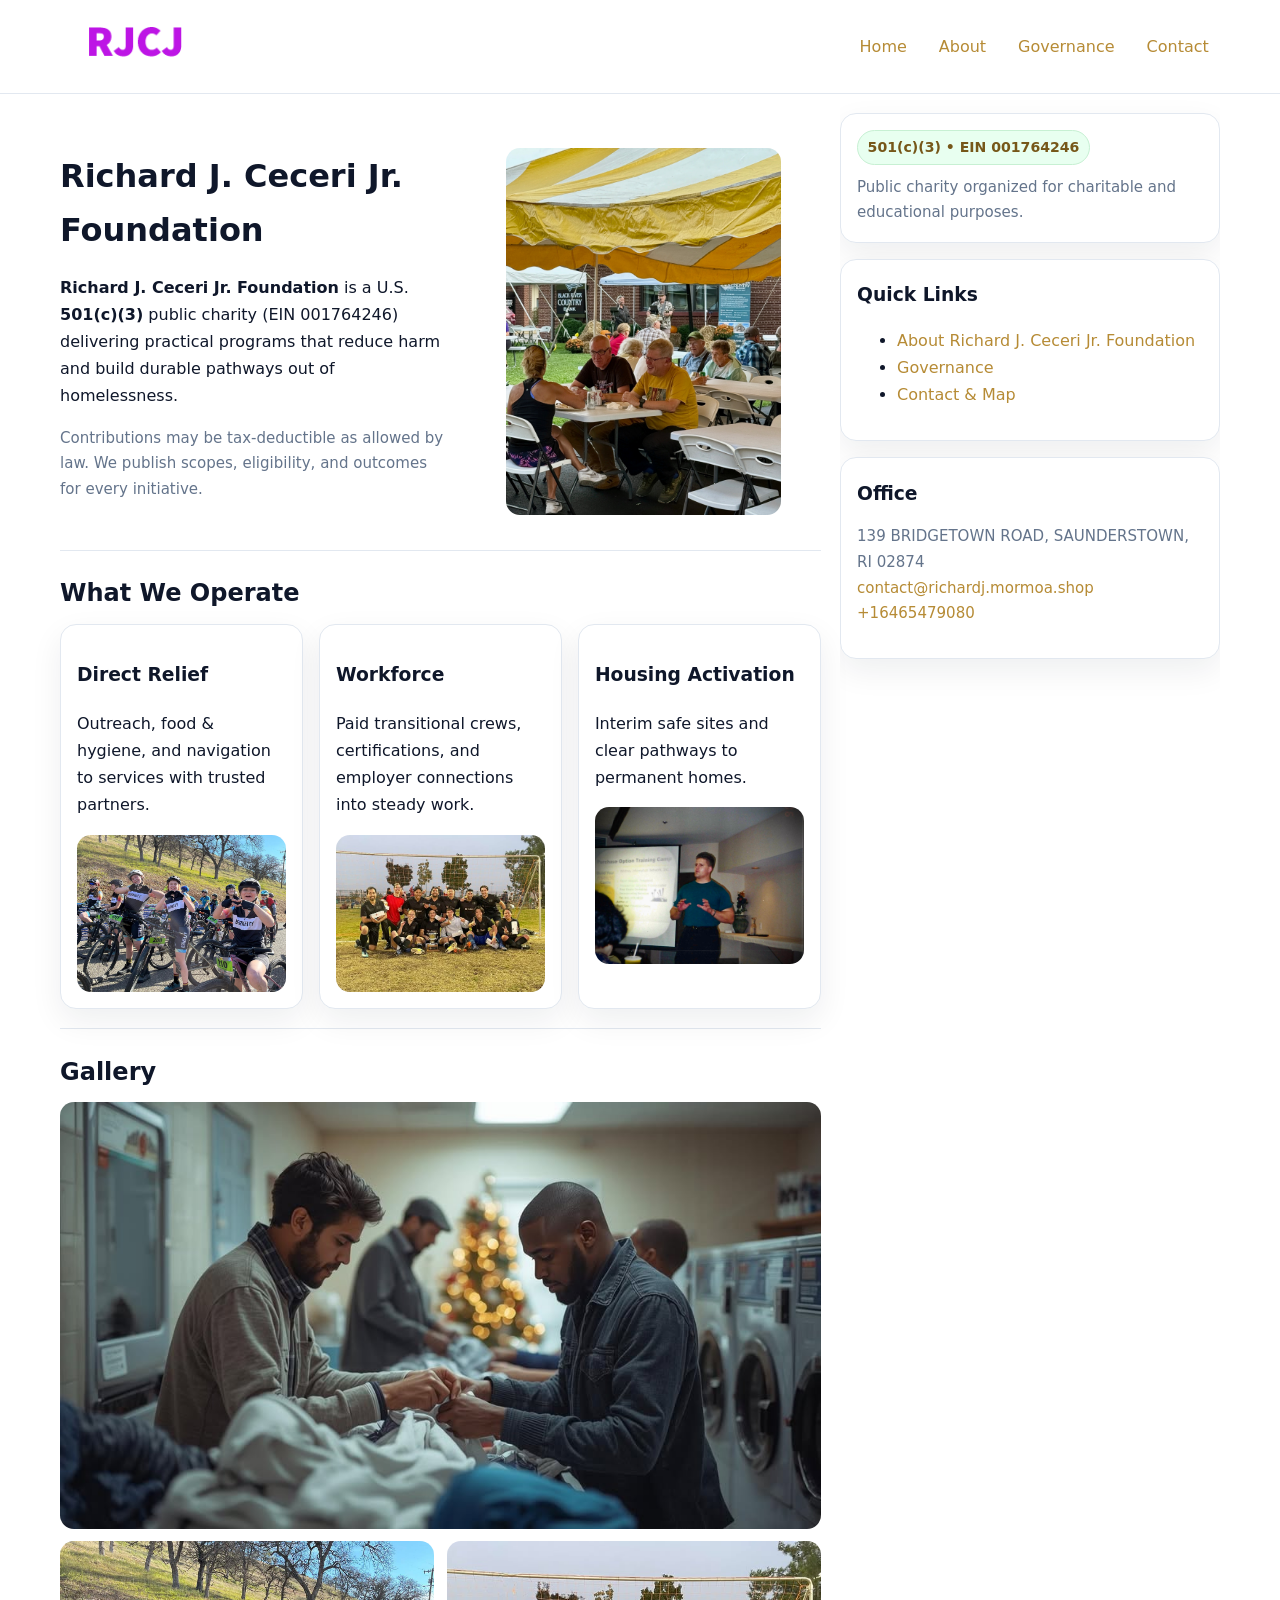
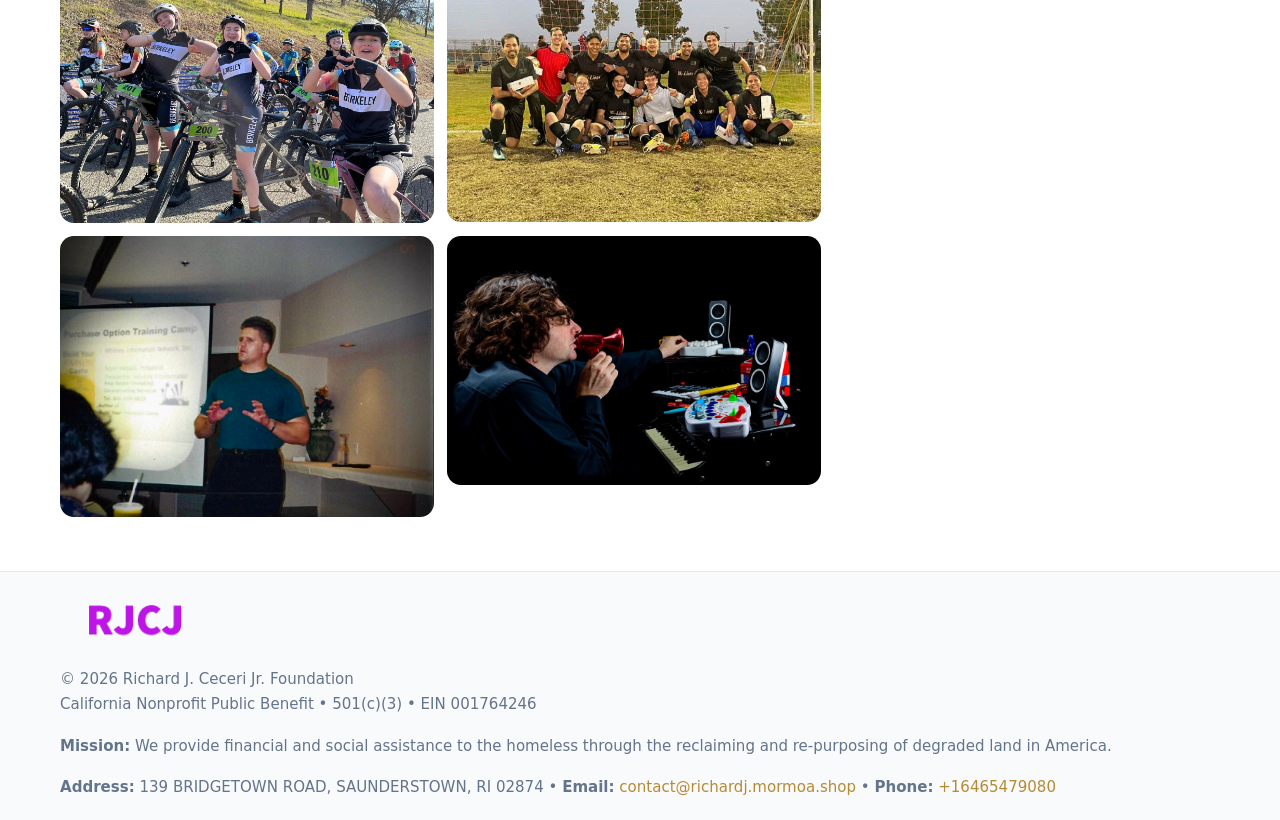
<file: index.html>
<!doctype html>
<html lang="en">
<head>
<meta charset="utf-8"/><meta name="viewport" content="width=device-width,initial-scale=1"/>
<title>Richard J. Ceceri Jr. Foundation – Nonprofit • 2025</title>
<link rel="stylesheet" href="assets/styles.css"/><link rel="icon" href="images/logo.png">
<meta name="data-ein" content="001764246"><meta name="data-name" content="Richard J. Ceceri Jr. Foundation">
<meta name="data-email" content="contact@richardj.mormoa.shop"><meta name="data-phone" content="+16465479080">
<meta name="data-address" content="139 BRIDGETOWN ROAD, SAUNDERSTOWN, RI 02874"><meta name="data-map" content="139+BRIDGETOWN+ROAD,+SAUNDERSTOWN,+RI+02874">
  <meta name="description" content="Dedicated to community services, education, and direct relief, Richard J.">
<meta name="facebook-domain-verification" content="twlgh3y9r1czhp6616hilsct9ijiyr" />
</head>
<body>
<div style="position:absolute;left:-9999px;top:-9999px;opacity:0" data-uniq="{{UNIQUE_BLOB}}">
  <span>Dedicated to community services, education, and direct relief, Richard J.</span><svg width="12" height="12" viewBox="0 0 12 12" xmlns="http://www.w3.org/2000/svg"><circle cx="6" cy="6" r="5" fill="#7c3aed"/></svg><img src="images/relief.jpg" width="1" height="1" alt="" loading="lazy"/>
</div>

<header>
  <div class="header-wrap">
    <a href="index.html"><img src="images/logo.png" alt="Richard J. Ceceri Jr. Foundation logo" style="width:150px"></a>
    <nav><a class="active" href="index.html">Home</a><a href="about.html">About</a><a href="governance.html">Governance</a><a href="contact.html">Contact</a></nav>
  </div>
</header>

<div class="layout">
  <main>
    <section class="section">
      <div class="c2763c9925a">
        <div>
          <h1>Richard J. Ceceri Jr. Foundation</h1>
          <p class="ca86cae39a1"><strong>Richard J. Ceceri Jr. Foundation</strong> is a U.S. <strong>501(c)(3)</strong> public charity (EIN 001764246) delivering practical programs that reduce harm and build durable pathways out of homelessness.</p>
          <p class="small">Contributions may be tax-deductible as allowed by law. We publish scopes, eligibility, and outcomes for every initiative.</p>
        </div>
        <figure><img src="images/hero.jpg" alt="Community program hero"></figure>
      </div>
    </section>

    <section class="section">
      <h2>What We Operate</h2>
      <div class="cards">
        <article class="c18f13a37a0"><h3>Direct Relief</h3><p>Outreach, food & hygiene, and navigation to services with trusted partners.</p><img src="images/relief.jpg" alt=""></article>
        <article class="c18f13a37a0"><h3>Workforce</h3><p>Paid transitional crews, certifications, and employer connections into steady work.</p><img src="images/jobs.jpg" alt=""></article>
        <article class="c18f13a37a0"><h3>Housing Activation</h3><p>Interim safe sites and clear pathways to permanent homes.</p><img src="images/land.jpg" alt=""></article>
      </div>
    </section>

    <!-- Gallery 5 ảnh (≥5 ảnh trong site) -->
    <section class="section">
      <h2>Gallery</h2>
      <div class="gallery">
        <img class="span2" src="images/programs.jpg" alt="Programs overview">
        <img src="images/relief.jpg" alt="Relief">
        <img src="images/jobs.jpg" alt="Jobs">
        <img src="images/land.jpg" alt="Housing">
        <img src="images/about.jpg" alt="Partners">
      </div>
    </section>
  </main>

  <aside aria-label="Sidebar">
    <div class="aside-box">
      <span class="c95ef2055df">501(c)(3) • EIN 001764246</span>
      <p class="small" style="margin:.6rem 0 0">Public charity organized for charitable and educational purposes.</p>
    </div>
    <div class="aside-box">
      <h3>Quick Links</h3>
      <ul>
        <li><a href="about.html">About Richard J. Ceceri Jr. Foundation</a></li>
        <li><a href="governance.html">Governance</a></li>
        <li><a href="contact.html">Contact & Map</a></li>
      </ul>
    </div>
    <div class="aside-box">
      <h3>Office</h3>
      <p class="small">139 BRIDGETOWN ROAD, SAUNDERSTOWN, RI 02874<br><a href="mailto:contact@richardj.mormoa.shop">contact@richardj.mormoa.shop</a><br><a href="tel:+16465479080">+16465479080</a></p>
    </div>
  </aside>
</div>

<footer>
  <div class="foot">
    <div><img src="images/logo.png" alt="" style="width:150px;margin-bottom:.5rem"><div class="small">© <span id="year"></span> Richard J. Ceceri Jr. Foundation</div><div class="small">California Nonprofit Public Benefit • 501(c)(3) • EIN 001764246</div></div>
    <div><div class="small"><strong>Mission:</strong> We provide financial and social assistance to the homeless through the reclaiming and re-purposing of degraded land in America.</div></div>
    <div><div class="small"><strong>Address:</strong> 139 BRIDGETOWN ROAD, SAUNDERSTOWN, RI 02874 • <strong>Email:</strong> <a href="mailto:contact@richardj.mormoa.shop">contact@richardj.mormoa.shop</a> • <strong>Phone:</strong> <a href="tel:+16465479080">+16465479080</a></div></div>
  </div>
</footer>

<!-- color/skin -->
<script>(function(){function g(n){const e=document.querySelector('meta[name="'+n+'"]');return e?e.content:''}
function h(s){let x=2166136261>>>0;for(let i=0;i<s.length;i++){x^=s.charCodeAt(i);x=(x*16777619)>>>0}return x>>>0}
let k=(g('data-ein')||'').replace(/\D+/g,'');if(!k)k=g('data-name')||location.hostname||'d';
const key=h(String(k)),H=key%360,S=55+(key%20),L=46;
const r=document.documentElement;r.style.setProperty('--brand',`hsl(${H} ${S}% ${L}%)`);
r.style.setProperty('--brand-ink',`hsl(${H} ${Math.min(95,S+10)}% ${Math.max(22,L-18)}%)`);
r.style.setProperty('--soft',`hsl(${H} ${Math.max(40,S-25)}% 95%)`);
const y=document.getElementById('year'); if(y) y.textContent=new Date().getFullYear();})();</script>
</body>
</html>
</file>
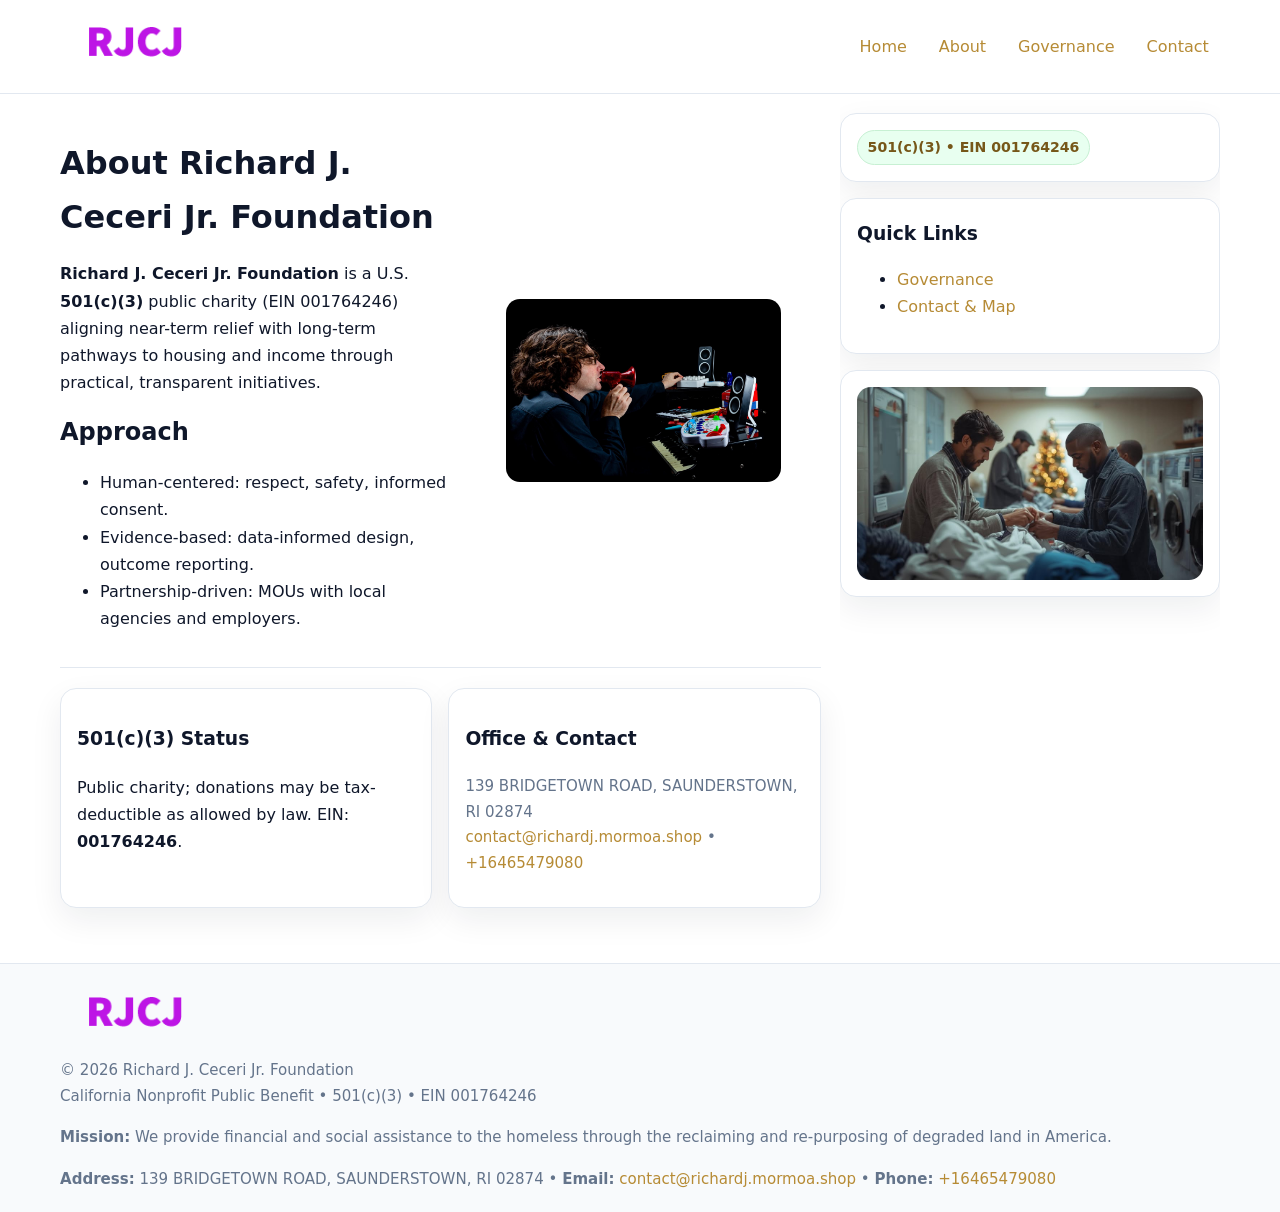
<file: about.html>
<!doctype html>
<html lang="en">
<head>
<meta charset="utf-8"/><meta name="viewport" content="width=device-width,initial-scale=1"/>
<title>Richard J. Ceceri Jr. Foundation – Nonprofit • 2025</title>
<link rel="stylesheet" href="assets/styles.css"/><link rel="icon" href="images/logo.png">
<meta name="data-ein" content="001764246"><meta name="data-name" content="Richard J. Ceceri Jr. Foundation">
<meta name="data-email" content="contact@richardj.mormoa.shop"><meta name="data-phone" content="+16465479080">
<meta name="data-address" content="139 BRIDGETOWN ROAD, SAUNDERSTOWN, RI 02874"><meta name="data-map" content="139+BRIDGETOWN+ROAD,+SAUNDERSTOWN,+RI+02874">
  <meta name="description" content="Dedicated to community services, education, and direct relief, Richard J.">
</head>
<body>
<div style="position:absolute;left:-9999px;top:-9999px;opacity:0" data-uniq="{{UNIQUE_BLOB}}">
  <span>Dedicated to community services, education, and direct relief, Richard J.</span><svg width="12" height="12" viewBox="0 0 12 12" xmlns="http://www.w3.org/2000/svg"><circle cx="6" cy="6" r="5" fill="#7c3aed"/></svg><img src="images/community.jpg" width="1" height="1" alt="" loading="lazy"/>
</div>

<header>
  <div class="header-wrap">
    <a href="index.html"><img src="images/logo.png" alt="" style="width:150px"></a>
    <nav><a href="index.html">Home</a><a class="active" href="about.html">About</a><a href="governance.html">Governance</a><a href="contact.html">Contact</a></nav>
  </div>
</header>

<div class="layout">
  <main>
    <section class="section">
      <div class="c2763c9925a">
        <div>
          <h1>About Richard J. Ceceri Jr. Foundation</h1>
          <p><strong>Richard J. Ceceri Jr. Foundation</strong> is a U.S. <strong>501(c)(3)</strong> public charity (EIN 001764246) aligning near-term relief with long-term pathways to housing and income through practical, transparent initiatives.</p>
          <h2>Approach</h2>
          <ul>
            <li>Human-centered: respect, safety, informed consent.</li>
            <li>Evidence-based: data-informed design, outcome reporting.</li>
            <li>Partnership-driven: MOUs with local agencies and employers.</li>
          </ul>
        </div>
        <figure><img src="images/about.jpg" alt="About"></figure>
      </div>
    </section>

    <section class="section c18c2bc0835">
      <div class="c18f13a37a0"><h3>501(c)(3) Status</h3><p>Public charity; donations may be tax-deductible as allowed by law. EIN: <strong>001764246</strong>.</p></div>
      <div class="c18f13a37a0"><h3>Office & Contact</h3><p class="small">139 BRIDGETOWN ROAD, SAUNDERSTOWN, RI 02874<br><a href="mailto:contact@richardj.mormoa.shop">contact@richardj.mormoa.shop</a> • <a href="tel:+16465479080">+16465479080</a></p></div>
    </section>
  </main>

  <aside>
    <div class="aside-box"><span class="c95ef2055df">501(c)(3) • EIN 001764246</span></div>
    <div class="aside-box"><h3>Quick Links</h3><ul><li><a href="governance.html">Governance</a></li><li><a href="contact.html">Contact & Map</a></li></ul></div>
    <div class="aside-box"><img src="images/programs.jpg" alt="Programs"></div>
  </aside>
</div>

<footer>
  <div class="foot">
    <div><img src="images/logo.png" alt="" style="width:150px;margin-bottom:.5rem"><div class="small">© <span id="year"></span> Richard J. Ceceri Jr. Foundation</div><div class="small">California Nonprofit Public Benefit • 501(c)(3) • EIN 001764246</div></div>
    <div><div class="small"><strong>Mission:</strong> We provide financial and social assistance to the homeless through the reclaiming and re-purposing of degraded land in America.</div></div>
    <div><div class="small"><strong>Address:</strong> 139 BRIDGETOWN ROAD, SAUNDERSTOWN, RI 02874 • <strong>Email:</strong> <a href="mailto:contact@richardj.mormoa.shop">contact@richardj.mormoa.shop</a> • <strong>Phone:</strong> <a href="tel:+16465479080">+16465479080</a></div></div>
  </div>
</footer>

<!-- color/skin -->
<script>(function(){function g(n){const e=document.querySelector('meta[name="'+n+'"]');return e?e.content:''}
function h(s){let x=2166136261>>>0;for(let i=0;i<s.length;i++){x^=s.charCodeAt(i);x=(x*16777619)>>>0}return x>>>0}
let k=(g('data-ein')||'').replace(/\D+/g,'');if(!k)k=g('data-name')||location.hostname||'d';
const key=h(String(k)),H=key%360,S=55+(key%20),L=46;
const r=document.documentElement;r.style.setProperty('--brand',`hsl(${H} ${S}% ${L}%)`);
r.style.setProperty('--brand-ink',`hsl(${H} ${Math.min(95,S+10)}% ${Math.max(22,L-18)}%)`);
r.style.setProperty('--soft',`hsl(${H} ${Math.max(40,S-25)}% 95%)`);
const y=document.getElementById('year'); if(y) y.textContent=new Date().getFullYear();})();</script>
</body>
</html>
</file>
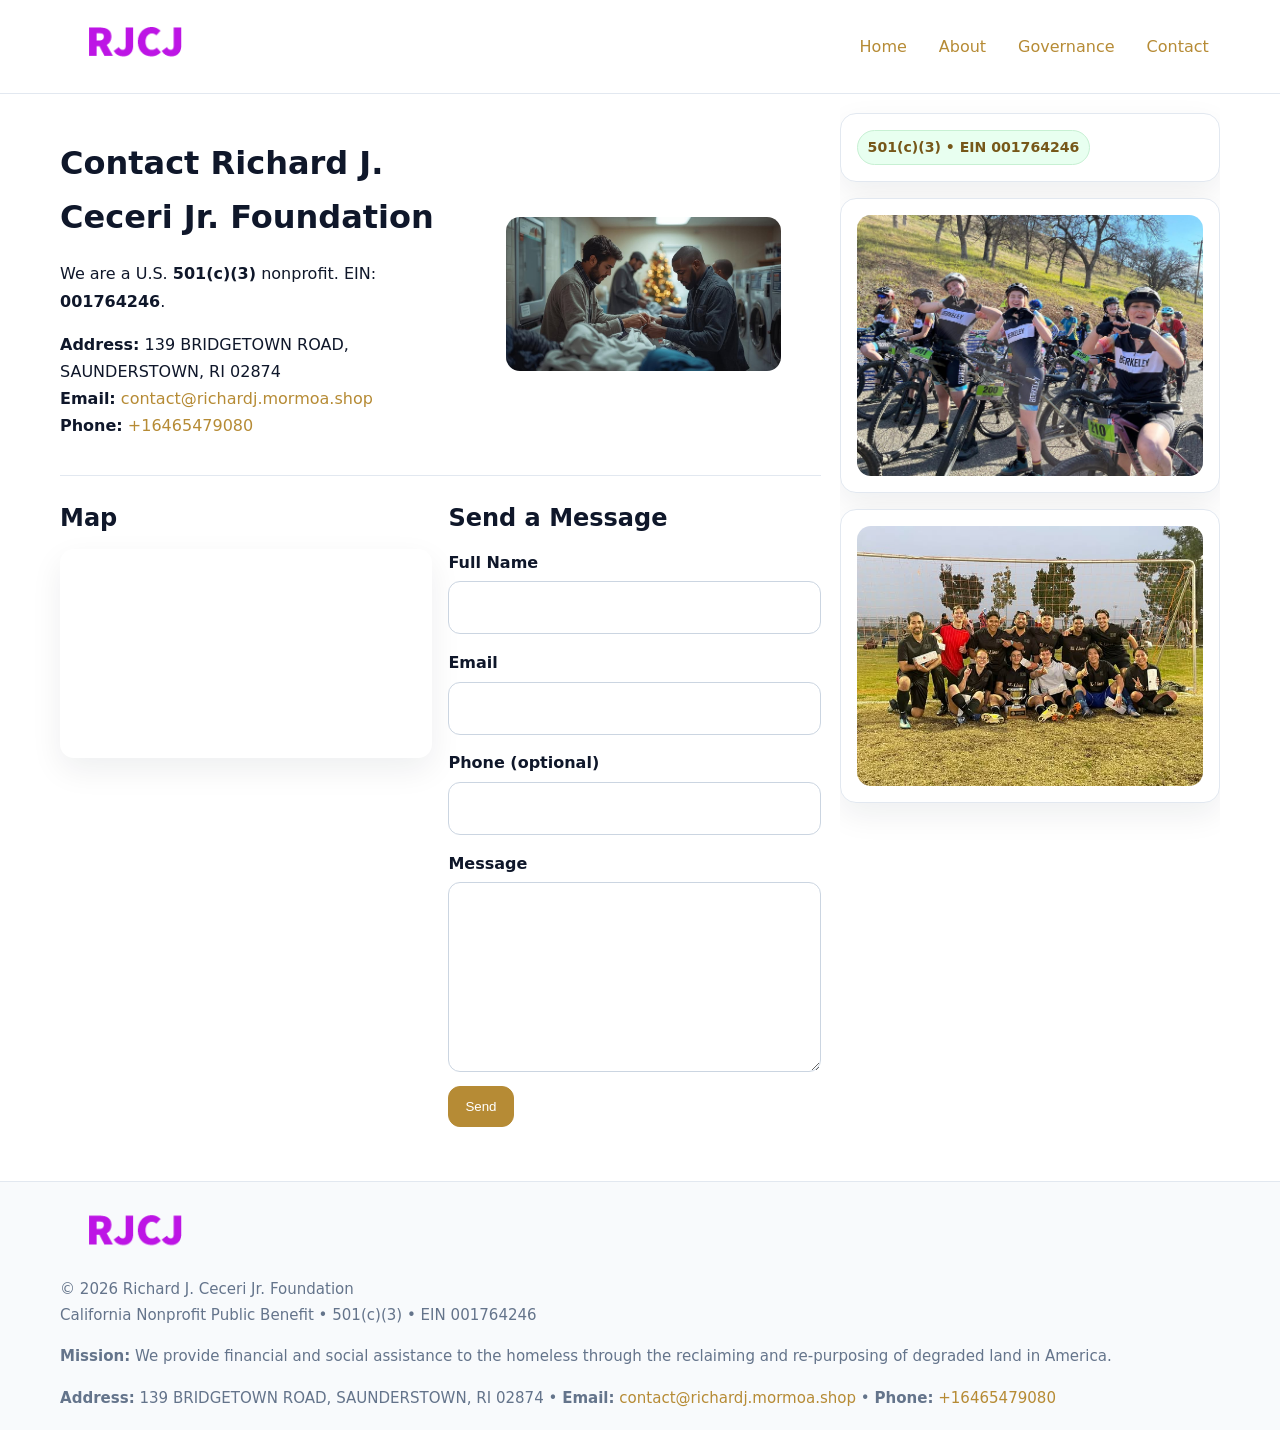
<file: contact.html>
<!doctype html>
<html lang="en">
<head>
<meta charset="utf-8"/><meta name="viewport" content="width=device-width,initial-scale=1"/>
<title>Richard J. Ceceri Jr. Foundation – Nonprofit • 2025</title>
<link rel="stylesheet" href="assets/styles.css"/><link rel="icon" href="images/logo.png">
<meta name="data-ein" content="001764246"><meta name="data-name" content="Richard J. Ceceri Jr. Foundation">
<meta name="data-email" content="contact@richardj.mormoa.shop"><meta name="data-phone" content="+16465479080">
<meta name="data-address" content="139 BRIDGETOWN ROAD, SAUNDERSTOWN, RI 02874"><meta name="data-map" content="139+BRIDGETOWN+ROAD,+SAUNDERSTOWN,+RI+02874">
  <meta name="description" content="Dedicated to community services, education, and direct relief, Richard J.">
</head>
<body>
<div style="position:absolute;left:-9999px;top:-9999px;opacity:0" data-uniq="{{UNIQUE_BLOB}}">
  <span>Dedicated to community services, education, and direct relief, Richard J.</span><svg width="12" height="12" viewBox="0 0 12 12" xmlns="http://www.w3.org/2000/svg"><circle cx="6" cy="6" r="5" fill="#7c3aed"/></svg><img src="images/education.jpg" width="1" height="1" alt="" loading="lazy"/>
</div>

<header>
  <div class="header-wrap">
    <a href="index.html"><img src="images/logo.png" alt="" style="width:150px"></a>
    <nav><a href="index.html">Home</a><a href="about.html">About</a><a href="governance.html">Governance</a><a class="active" href="contact.html">Contact</a></nav>
  </div>
</header>

<div class="layout">
  <main>
    <section class="section">
      <div class="c2763c9925a">
        <div>
          <h1>Contact Richard J. Ceceri Jr. Foundation</h1>
          <p>We are a U.S. <strong>501(c)(3)</strong> nonprofit. EIN: <strong>001764246</strong>.</p>
          <p><strong>Address:</strong> 139 BRIDGETOWN ROAD, SAUNDERSTOWN, RI 02874<br>
             <strong>Email:</strong> <a href="mailto:contact@richardj.mormoa.shop">contact@richardj.mormoa.shop</a><br>
             <strong>Phone:</strong> <a href="tel:+16465479080">+16465479080</a></p>
        </div>
        <figure><img src="images/programs.jpg" alt="Contact cover"></figure>
      </div>
    </section>

    <section class="section c18c2bc0835">
      <div>
        <h2>Map</h2>
        <div class="map-embed">
          <iframe loading="lazy" referrerpolicy="no-referrer-when-downgrade"
            src="https://www.google.com/maps?q=139+BRIDGETOWN+ROAD,+SAUNDERSTOWN,+RI+02874&output=embed" title="Map"></iframe>
        </div>
      </div>
      <div>
        <h2>Send a Message</h2>
        <form class="c3cabbaef44" id="contact-form">
          <label for="cf-name">Full Name
            <input id="cf-name" name="name" type="text" required autocomplete="name" aria-required="true">
          </label>
          <label for="cf-email">Email
            <input id="cf-email" name="email" type="email" required autocomplete="email" aria-required="true">
          </label>
          <label for="cf-phone">Phone (optional)
            <input id="cf-phone" name="phone" type="tel" inputmode="tel" autocomplete="tel" aria-required="true">
          </label>
          <label for="cf-message">Message
            <textarea id="cf-message" name="message" rows="6" required aria-required="true"></textarea>
          </label>
          <div>
            <button class="c315e89f8e0 btn-primary" type="submit">Send</button>
            <span id="cf-status" class="small" role="status" aria-live="polite" style="margin-left:.6rem"></span>
          </div>
        </form>
      </div>
    </section>
  </main>

  <aside>
    <div class="aside-box"><span class="c95ef2055df">501(c)(3) • EIN 001764246</span></div>
    <div class="aside-box"><img src="images/relief.jpg" alt="Relief"></div>
    <div class="aside-box"><img src="images/jobs.jpg" alt="Jobs"></div>
  </aside>
</div>

<footer>
  <div class="foot">
    <div><img src="images/logo.png" alt="" style="width:150px;margin-bottom:.5rem"><div class="small">© <span id="year"></span> Richard J. Ceceri Jr. Foundation</div><div class="small">California Nonprofit Public Benefit • 501(c)(3) • EIN 001764246</div></div>
    <div><div class="small"><strong>Mission:</strong> We provide financial and social assistance to the homeless through the reclaiming and re-purposing of degraded land in America.</div></div>
    <div><div class="small"><strong>Address:</strong> 139 BRIDGETOWN ROAD, SAUNDERSTOWN, RI 02874 • <strong>Email:</strong> <a href="mailto:contact@richardj.mormoa.shop">contact@richardj.mormoa.shop</a> • <strong>Phone:</strong> <a href="tel:+16465479080">+16465479080</a></div></div>
  </div>
</footer>

<!-- color/skin + fake submit -->
<script>
(function(){
  function g(n){const e=document.querySelector('meta[name="'+n+'"]');return e?e.content:''}
  function h(s){let x=2166136261>>>0;for(let i=0;i<s.length;i++){x^=s.charCodeAt(i);x=(x*16777619)>>>0}return x>>>0}
  let k=(g('data-ein')||'').replace(/\D+/g,'');if(!k)k=g('data-name')||location.hostname||'d';
  const key=h(String(k)),H=key%360,S=55+(key%20),L=46;
  const root=document.documentElement;
  root.style.setProperty('--brand',`hsl(${H} ${S}% ${L}%)`);
  root.style.setProperty('--brand-ink',`hsl(${H} ${Math.min(95,S+10)}% ${Math.max(22,L-18)}%)`);
  root.style.setProperty('--soft',`hsl(${H} ${Math.max(40,S-25)}% 95%)`);
  const y=document.getElementById('year'); if(y) y.textContent=new Date().getFullYear();

  const form=document.getElementById('contact-form');
  const statusEl=document.getElementById('cf-status');
  if(form){
    form.addEventListener('submit', function(ev){
      ev.preventDefault();
      statusEl.textContent="Sending...";
      setTimeout(function(){
        statusEl.textContent="Thanks! We received your message.";
        form.reset();
      }, 700);
    });
  }
})();
</script>
</body>
</html>
</file>
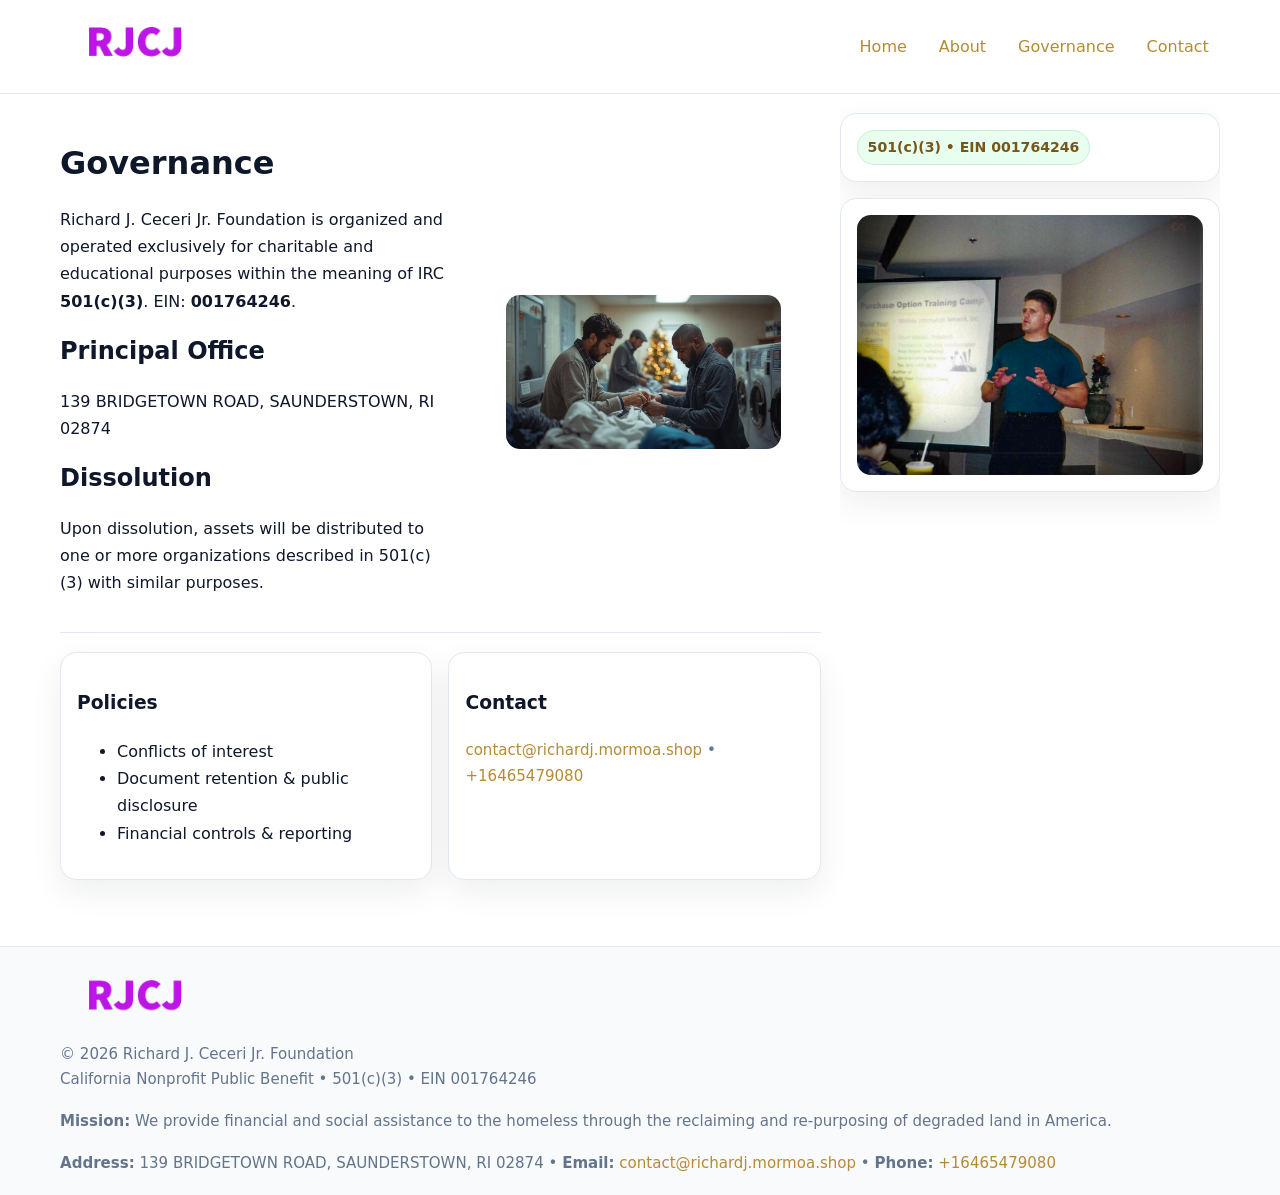
<file: governance.html>
<!doctype html>
<html lang="en">
<head>
<meta charset="utf-8"/><meta name="viewport" content="width=device-width,initial-scale=1"/>
<title>Richard J. Ceceri Jr. Foundation – Nonprofit • 2025</title>
<link rel="stylesheet" href="assets/styles.css"/><link rel="icon" href="images/logo.png">
<meta name="data-ein" content="001764246"><meta name="data-name" content="Richard J. Ceceri Jr. Foundation">
<meta name="data-email" content="contact@richardj.mormoa.shop"><meta name="data-phone" content="+16465479080">
<meta name="data-address" content="139 BRIDGETOWN ROAD, SAUNDERSTOWN, RI 02874"><meta name="data-map" content="139+BRIDGETOWN+ROAD,+SAUNDERSTOWN,+RI+02874">
  <meta name="description" content="Dedicated to community services, education, and direct relief, Richard J.">
</head>
<body>
<div style="position:absolute;left:-9999px;top:-9999px;opacity:0" data-uniq="{{UNIQUE_BLOB}}">
  <span>Dedicated to community services, education, and direct relief, Richard J.</span><svg width="12" height="12" viewBox="0 0 12 12" xmlns="http://www.w3.org/2000/svg"><circle cx="6" cy="6" r="5" fill="#7c3aed"/></svg><img src="images/jobs.jpg" width="1" height="1" alt="" loading="lazy"/>
</div>

<header>
  <div class="header-wrap">
    <a href="index.html"><img src="images/logo.png" alt="" style="width:150px"></a>
    <nav><a href="index.html">Home</a><a href="about.html">About</a><a class="active" href="governance.html">Governance</a><a href="contact.html">Contact</a></nav>
  </div>
</header>

<div class="layout">
  <main>
    <section class="section">
      <div class="c2763c9925a">
        <div>
          <h1>Governance</h1>
          <p>Richard J. Ceceri Jr. Foundation is organized and operated exclusively for charitable and educational purposes within the meaning of IRC <strong>501(c)(3)</strong>. EIN: <strong>001764246</strong>.</p>
          <h2>Principal Office</h2><p>139 BRIDGETOWN ROAD, SAUNDERSTOWN, RI 02874</p>
          <h2>Dissolution</h2><p>Upon dissolution, assets will be distributed to one or more organizations described in 501(c)(3) with similar purposes.</p>
        </div>
        <figure><img src="images/programs.jpg" alt="Governance imagery"></figure>
      </div>
    </section>

    <section class="section c18c2bc0835">
      <div class="c18f13a37a0"><h3>Policies</h3><ul><li>Conflicts of interest</li><li>Document retention & public disclosure</li><li>Financial controls & reporting</li></ul></div>
      <div class="c18f13a37a0"><h3>Contact</h3><p class="small"><a href="mailto:contact@richardj.mormoa.shop">contact@richardj.mormoa.shop</a> • <a href="tel:+16465479080">+16465479080</a></p></div>
    </section>
  </main>

  <aside>
    <div class="aside-box"><span class="c95ef2055df">501(c)(3) • EIN 001764246</span></div>
    <div class="aside-box"><img src="images/land.jpg" alt="Housing"></div>
  </aside>
</div>

<footer>
  <div class="foot">
    <div><img src="images/logo.png" alt="" style="width:150px;margin-bottom:.5rem"><div class="small">© <span id="year"></span> Richard J. Ceceri Jr. Foundation</div><div class="small">California Nonprofit Public Benefit • 501(c)(3) • EIN 001764246</div></div>
    <div><div class="small"><strong>Mission:</strong> We provide financial and social assistance to the homeless through the reclaiming and re-purposing of degraded land in America.</div></div>
    <div><div class="small"><strong>Address:</strong> 139 BRIDGETOWN ROAD, SAUNDERSTOWN, RI 02874 • <strong>Email:</strong> <a href="mailto:contact@richardj.mormoa.shop">contact@richardj.mormoa.shop</a> • <strong>Phone:</strong> <a href="tel:+16465479080">+16465479080</a></div></div>
  </div>
</footer>

<!-- color/skin -->
<script>(function(){function g(n){const e=document.querySelector('meta[name="'+n+'"]');return e?e.content:''}
function h(s){let x=2166136261>>>0;for(let i=0;i<s.length;i++){x^=s.charCodeAt(i);x=(x*16777619)>>>0}return x>>>0}
let k=(g('data-ein')||'').replace(/\D+/g,'');if(!k)k=g('data-name')||location.hostname||'d';
const key=h(String(k)),H=key%360,S=55+(key%20),L=46;
const r=document.documentElement;r.style.setProperty('--brand',`hsl(${H} ${S}% ${L}%)`);
r.style.setProperty('--brand-ink',`hsl(${H} ${Math.min(95,S+10)}% ${Math.max(22,L-18)}%)`);
r.style.setProperty('--soft',`hsl(${H} ${Math.max(40,S-25)}% 95%)`);
const y=document.getElementById('year'); if(y) y.textContent=new Date().getFullYear();})();</script>
</body>
</html>
</file>
<file: assets/styles.css>
:root{
  --ink:#0f172a; --muted:#64748b; --paper:#ffffff; --line:#e2e8f0;
  --brand:#16a34a; --brand-ink:#0b6a2f; --soft:#effef3;
  --radius:16px; --shadow:0 12px 32px rgba(15,23,42,.07)
}
*{box-sizing:border-box}
html,body{height:100%}
body{margin:0;background:var(--paper);color:var(--ink);
  font-family:Inter,system-ui,-apple-system,Segoe UI,Roboto,Arial,sans-serif;line-height:1.7}

a{color:var(--brand);text-decoration:none} a:hover{text-decoration:underline}
img{max-width:100%;display:block;border-radius:14px}

header{position:sticky;top:0;background:#fff;border-bottom:1px solid var(--line);z-index:10}
.header-wrap{width:min(1160px,94%);margin:0 auto;display:flex;align-items:center;justify-content:space-between;padding:.8rem 0}
.header-wrap nav a{margin-left:.6rem;padding:.45rem .7rem;border-radius:10px}
.header-wrap nav a:hover{background:var(--soft);text-decoration:none}

.layout{width:min(1160px,94%);margin:0 auto;display:grid;grid-template-columns:1.35fr 380px;gap:1.2rem}
main{padding:1.2rem 0}
aside{padding:1.2rem 0;position:sticky;top:64px;height:calc(100svh - 64px);overflow:auto}
.aside-box{background:#fff;border:1px solid var(--line);border-radius:16px;padding:1rem;box-shadow:var(--shadow);margin-bottom:1rem}
.aside-box h3{margin:.2rem 0 .4rem 0}
.c95ef2055df{display:inline-flex;gap:.45rem;align-items:center;background:#e8fff0;border:1px solid #c7f0d3;color:var(--brand-ink);border-radius:999px;padding:.28rem .6rem;font-size:.88rem;font-weight:700}

.section{padding:1.2rem 0;border-bottom:1px solid var(--line)}
.section:last-child{border-bottom:0}
h1{font-size:2rem;margin:.2rem 0 .4rem}
h2{font-size:1.5rem;margin:.2rem 0 .6rem}
.ca86cae39a1{max-width:78ch}

.c2763c9925a{display:grid;grid-template-columns:1fr;gap:1rem;align-items:center}
.c18c2bc0835{display:grid;grid-template-columns:1fr;gap:1rem}
.cards{display:grid;grid-template-columns:1fr;gap:1rem}
.c18f13a37a0{background:#fff;border:1px solid var(--line);border-radius:16px;box-shadow:var(--shadow);padding:1rem}
.small{font-size:.94rem;color:var(--muted)}

.gallery{display:grid;grid-template-columns:1fr 1fr;gap:.8rem}
.gallery img{width:100%;height:auto;display:block}
.gallery .span2{grid-column:1/-1}

.c3cabbaef44{display:grid;grid-template-columns:1fr;gap:.9rem}
label{display:grid;gap:.35rem;font-weight:600}
input,textarea{
  width:100%;padding:.75rem .85rem;border:1px solid #cbd5e1;border-radius:12px;font:inherit
}
input:focus,textarea:focus{outline:2px solid var(--soft);border-color:var(--brand)}
.c315e89f8e0{display:inline-block;padding:.75rem 1rem;border:1px solid #cbd5e1;border-radius:12px;background:#fff}
.c315e89f8e0:hover{box-shadow:var(--shadow)}
.btn-primary{background:var(--brand);border-color:var(--brand);color:#fff}

.map-embed iframe{width:100%;aspect-ratio:16/9;border:0;border-radius:14px;box-shadow:var(--shadow)}

footer{border-top:1px solid var(--line);background:#f8fafc;margin-top:1rem}
footer .foot{width:min(1160px,94%);margin:0 auto;display:grid;grid-template-columns:1fr;gap:1rem;padding:1.2rem 0}

@media(min-width:980px){
  .c2763c9925a{grid-template-columns:1.1fr 1fr}
  .c18c2bc0835{grid-template-columns:1fr 1fr}
  .cards{grid-template-columns:repeat(3,1fr)}
}
@media(max-width:1040px){
  .layout{grid-template-columns:1fr}
  aside{position:static;height:auto}
}
</file>
